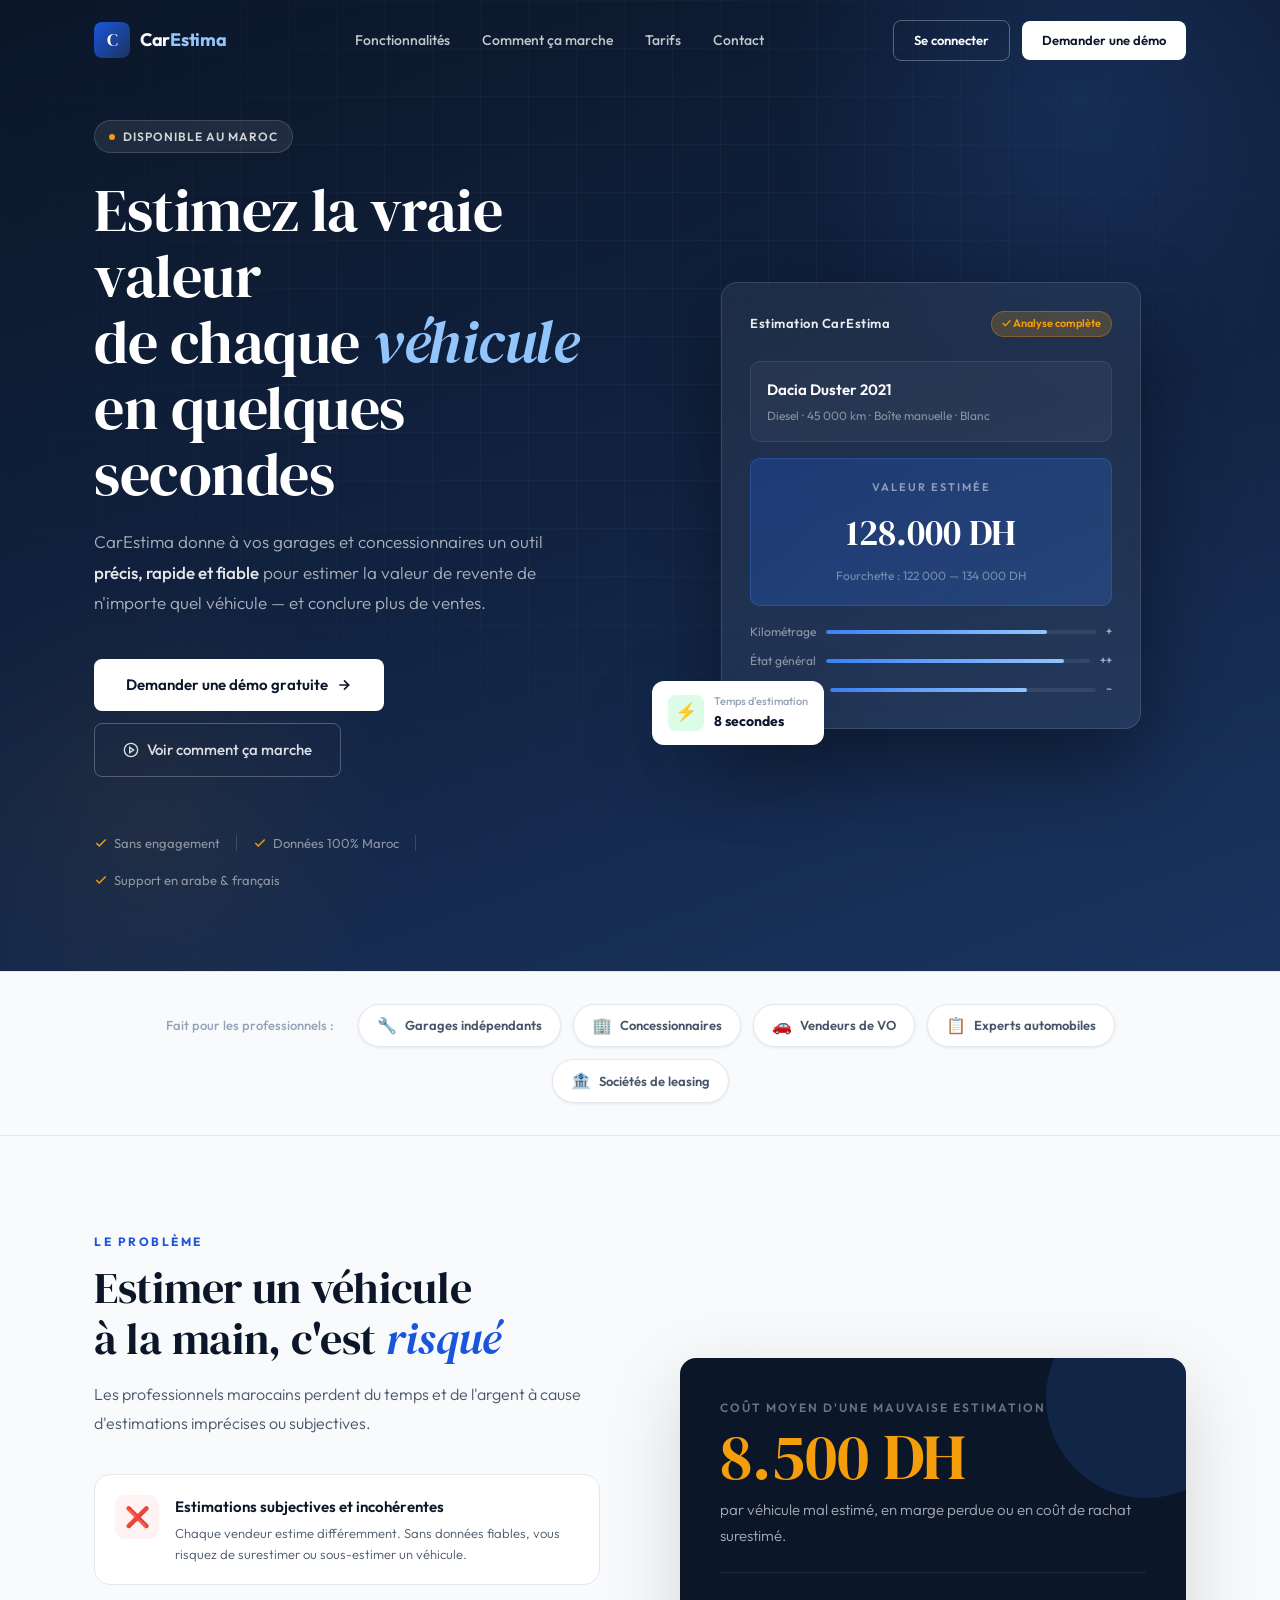
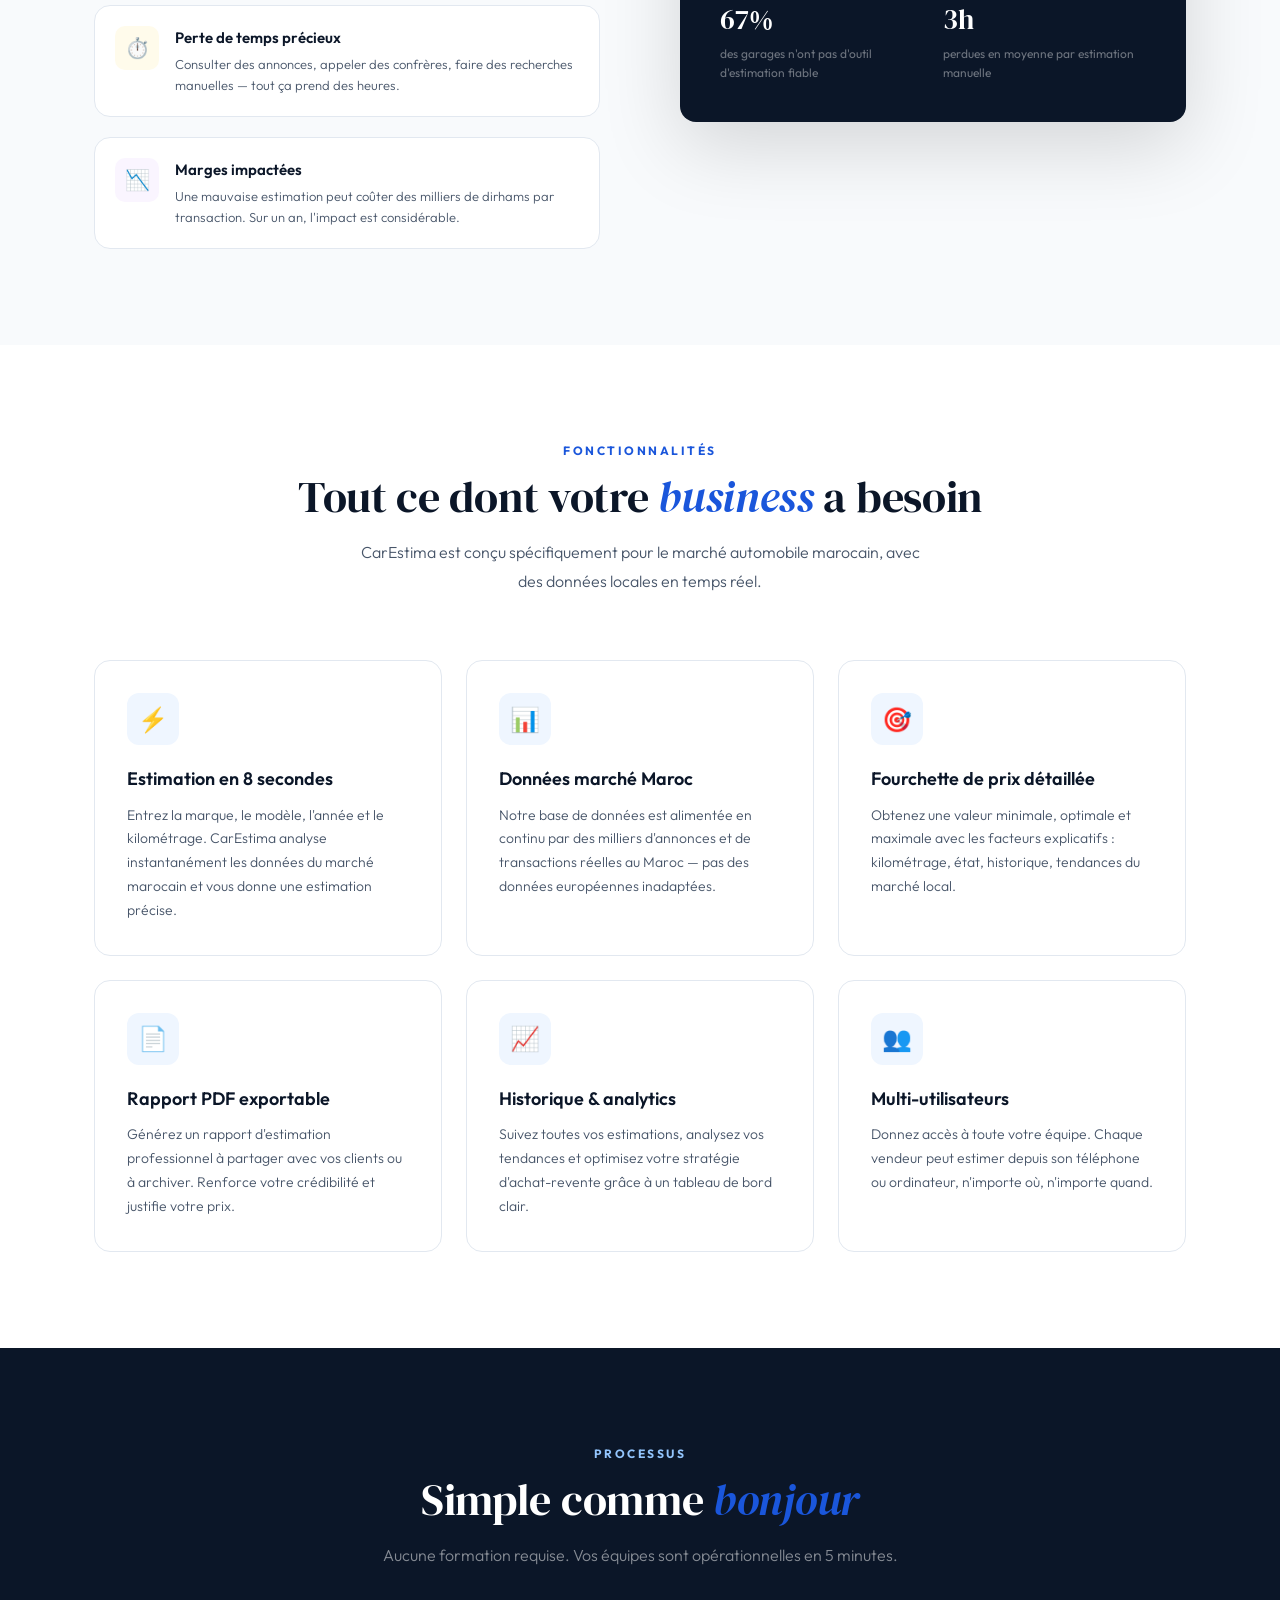
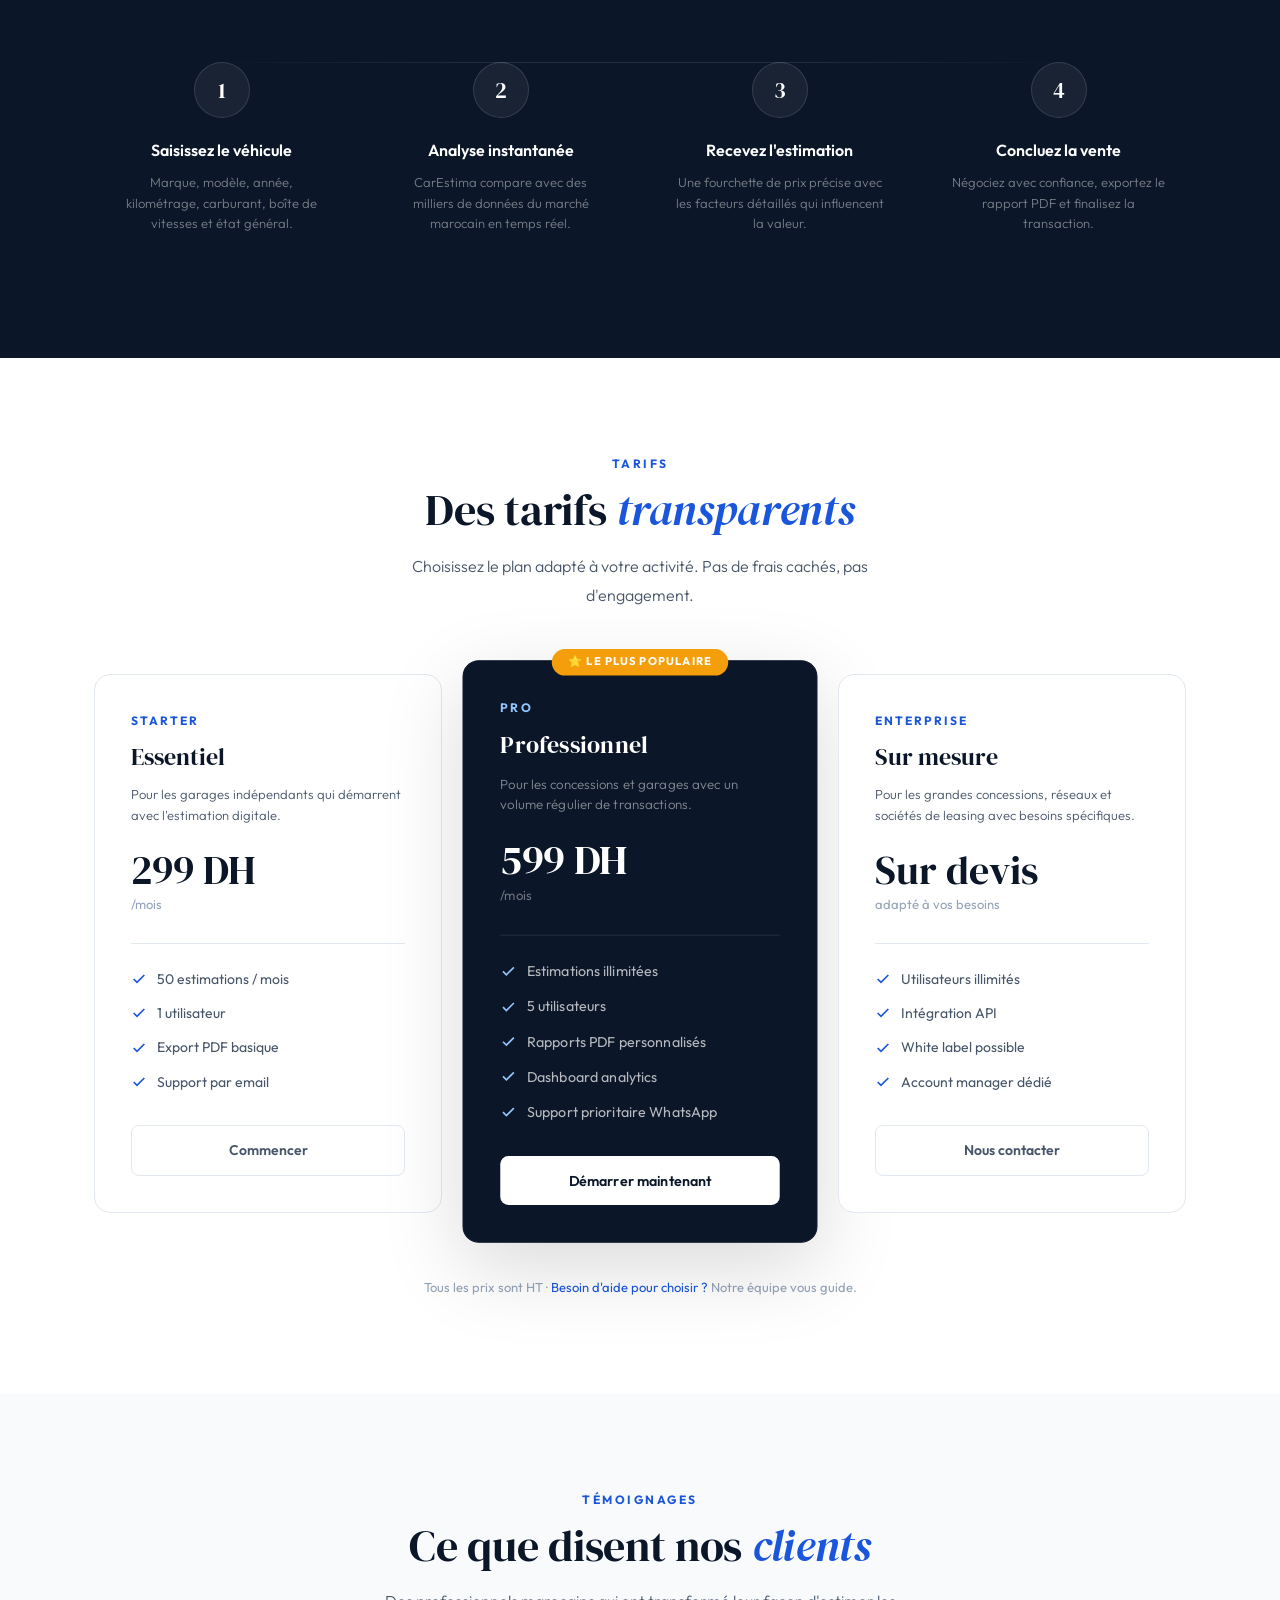
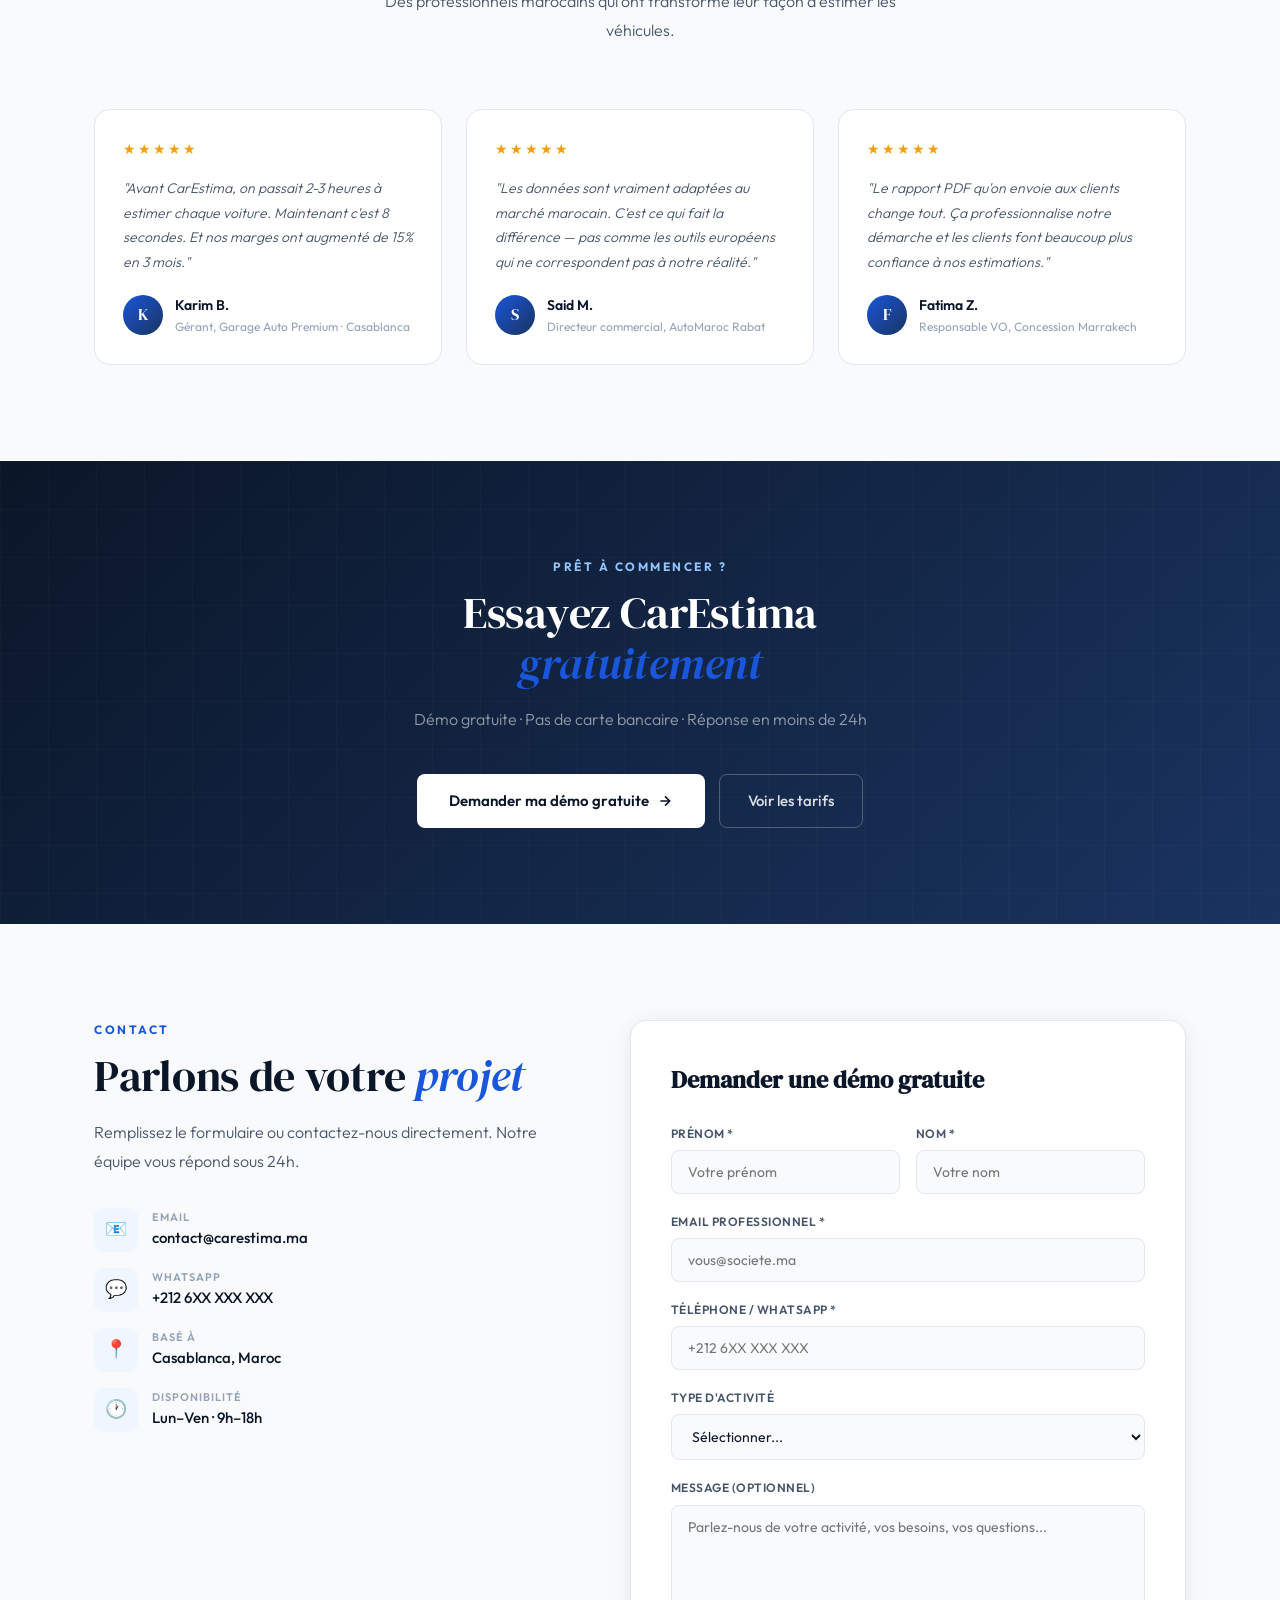
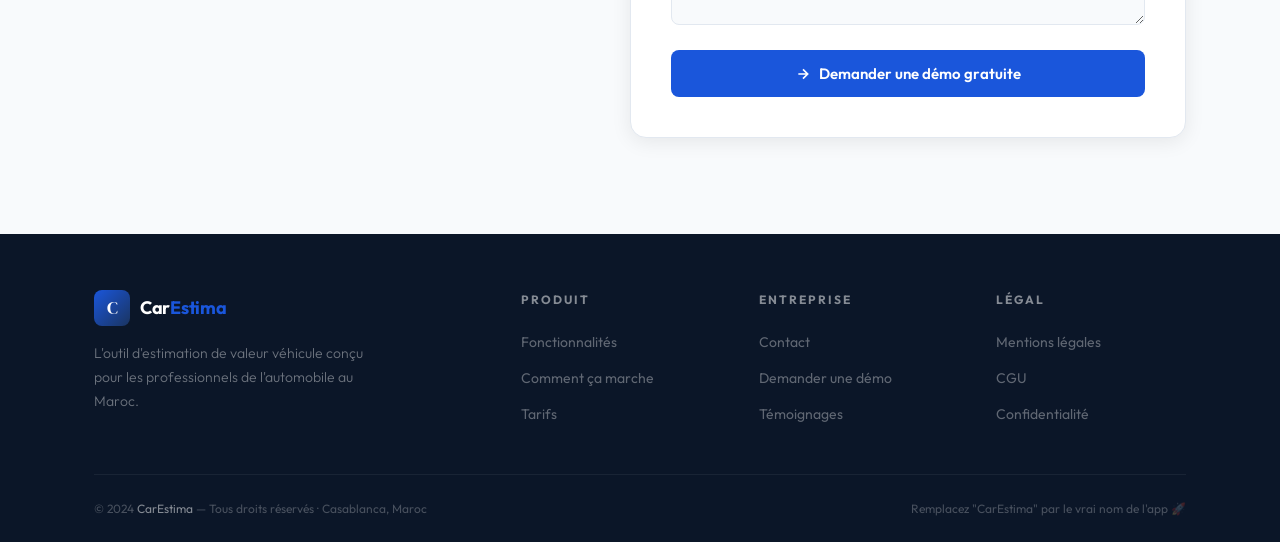
<file: index.html>
<!DOCTYPE html>
<html lang="fr">
<head>
  <meta charset="UTF-8">
  <meta name="viewport" content="width=device-width, initial-scale=1.0">
  <title>CarEstima — L'estimation de voiture intelligente pour les professionnels</title>
  <meta name="description" content="CarEstima aide les garages et concessionnaires du Maroc à estimer la valeur exacte de chaque véhicule en quelques secondes. Précis, rapide, fiable.">
  <meta property="og:title" content="CarEstima — Estimation auto professionnelle">
  <meta property="og:description" content="L'outil d'estimation de valeur véhicule pour les garages et concessionnaires au Maroc.">
  <meta property="og:type" content="website">
  <link rel="icon" href="data:image/svg+xml,<svg xmlns='http://www.w3.org/2000/svg' viewBox='0 0 100 100'><text y='.9em' font-size='90'>🚗</text></svg>">
  <link rel="stylesheet" href="css/style.css">
</head>
<body>

<div id="progress"></div>

<!-- ══════════════════════════════════
     NAVBAR
══════════════════════════════════ -->
<nav class="navbar">
  <div class="container">
    <div class="navbar-inner">
      <a href="#" class="nav-logo">
        <div class="nav-logo-mark">C</div>
        <div class="nav-logo-text">Car<span>Estima</span></div>
      </a>
      <div class="nav-links">
        <a href="#features">Fonctionnalités</a>
        <a href="#how">Comment ça marche</a>
        <a href="#pricing">Tarifs</a>
        <a href="#contact">Contact</a>
      </div>
      <div class="nav-cta">
        <a href="#contact" class="btn-nav-outline">Se connecter</a>
        <a href="#contact" class="btn-nav-primary">Demander une démo</a>
      </div>
      <button class="burger" id="burger" aria-label="Menu">
        <span></span><span></span><span></span>
      </button>
    </div>
  </div>
</nav>

<!-- Mobile Menu -->
<div class="mobile-menu" id="mobileMenu">
  <a href="#features">Fonctionnalités</a>
  <a href="#how">Comment ça marche</a>
  <a href="#pricing">Tarifs</a>
  <a href="#contact">Contact</a>
  <a href="#contact" style="color:var(--blue);font-weight:600">→ Demander une démo</a>
</div>

<!-- ══════════════════════════════════
     HERO
══════════════════════════════════ -->
<section id="home" class="hero">
  <div class="hero-grid-overlay"></div>
  <div class="hero-glow"></div>
  <div class="hero-glow-2"></div>
  <div class="container">
    <div class="hero-inner">

      <!-- Left -->
      <div>
        <div class="hero-badge">
          <div class="hero-badge-dot"></div>
          Disponible au Maroc
        </div>
        <h1 class="hero-title">
          Estimez la vraie valeur<br>
          de chaque <em>véhicule</em><br>
          en quelques secondes
        </h1>
        <p class="hero-sub">
          CarEstima donne à vos garages et concessionnaires un outil <strong>précis, rapide et fiable</strong> pour estimer la valeur de revente de n'importe quel véhicule — et conclure plus de ventes.
        </p>
        <div class="hero-btns">
          <a href="#contact" class="btn-hero-primary">
            Demander une démo gratuite
            <svg width="16" height="16" fill="none" stroke="currentColor" stroke-width="2.5" viewBox="0 0 24 24"><path d="M5 12h14M12 5l7 7-7 7"/></svg>
          </a>
          <a href="#how" class="btn-hero-secondary">
            <svg width="16" height="16" fill="none" stroke="currentColor" stroke-width="2" viewBox="0 0 24 24"><circle cx="12" cy="12" r="10"/><polygon points="10 8 16 12 10 16 10 8"/></svg>
            Voir comment ça marche
          </a>
        </div>
        <div class="hero-trust">
          <div class="trust-item">
            <svg width="14" height="14" fill="none" stroke="currentColor" stroke-width="2.5" viewBox="0 0 24 24"><polyline points="20 6 9 17 4 12"/></svg>
            Sans engagement
          </div>
          <div class="trust-divider"></div>
          <div class="trust-item">
            <svg width="14" height="14" fill="none" stroke="currentColor" stroke-width="2.5" viewBox="0 0 24 24"><polyline points="20 6 9 17 4 12"/></svg>
            Données 100% Maroc
          </div>
          <div class="trust-divider"></div>
          <div class="trust-item">
            <svg width="14" height="14" fill="none" stroke="currentColor" stroke-width="2.5" viewBox="0 0 24 24"><polyline points="20 6 9 17 4 12"/></svg>
            Support en arabe & français
          </div>
        </div>
      </div>

      <!-- Right: Mockup -->
      <div class="hero-mockup">
        <div class="mockup-card">
          <div class="mockup-header">
            <div class="mockup-title">Estimation CarEstima</div>
            <div class="mockup-badge">✓ Analyse complète</div>
          </div>
          <div class="mockup-car">
            <div class="mockup-car-name">Dacia Duster 2021</div>
            <div class="mockup-car-details">Diesel · 45 000 km · Boîte manuelle · Blanc</div>
          </div>
          <div class="mockup-result">
            <div class="mockup-result-label">Valeur estimée</div>
            <div class="mockup-result-price" data-target="128000" data-suffix=" DH">0 DH</div>
            <div class="mockup-result-range">Fourchette : 122 000 — 134 000 DH</div>
          </div>
          <div class="mockup-factors">
            <div class="mockup-factor">
              <span class="mockup-factor-label">Kilométrage</span>
              <div class="mockup-factor-bar"><div class="mockup-factor-fill" data-width="82%" style="width:0"></div></div>
              <span class="mockup-factor-val">+</span>
            </div>
            <div class="mockup-factor">
              <span class="mockup-factor-label">État général</span>
              <div class="mockup-factor-bar"><div class="mockup-factor-fill" data-width="90%" style="width:0"></div></div>
              <span class="mockup-factor-val">++</span>
            </div>
            <div class="mockup-factor">
              <span class="mockup-factor-label">Marché local</span>
              <div class="mockup-factor-bar"><div class="mockup-factor-fill" data-width="74%" style="width:0"></div></div>
              <span class="mockup-factor-val">~</span>
            </div>
          </div>
        </div>
        <div class="mockup-floating-badge">
          <div class="fb-icon">⚡</div>
          <div>
            <div class="fb-label">Temps d'estimation</div>
            <div class="fb-value">8 secondes</div>
          </div>
        </div>
      </div>

    </div>
  </div>
</section>

<!-- ══════════════════════════════════
     LOGOS BAND
══════════════════════════════════ -->
<div class="logos-band">
  <div class="container">
    <div class="logos-band-inner">
      <span class="logos-label">Fait pour les professionnels :</span>
      <div class="logo-pill"><span>🔧</span> Garages indépendants</div>
      <div class="logo-pill"><span>🏢</span> Concessionnaires</div>
      <div class="logo-pill"><span>🚗</span> Vendeurs de VO</div>
      <div class="logo-pill"><span>📋</span> Experts automobiles</div>
      <div class="logo-pill"><span>🏦</span> Sociétés de leasing</div>
    </div>
  </div>
</div>

<!-- ══════════════════════════════════
     PROBLEM SECTION
══════════════════════════════════ -->
<section id="problem" class="problem-section">
  <div class="container">
    <div class="problem-grid">
      <div>
        <div class="section-tag">Le problème</div>
        <h2 class="section-title">Estimer un véhicule<br>à la main, c'est <em>risqué</em></h2>
        <p class="section-sub">Les professionnels marocains perdent du temps et de l'argent à cause d'estimations imprécises ou subjectives.</p>
        <div class="problem-points">
          <div class="problem-point">
            <div class="pp-icon pp-icon-red">❌</div>
            <div>
              <div class="pp-title">Estimations subjectives et incohérentes</div>
              <div class="pp-text">Chaque vendeur estime différemment. Sans données fiables, vous risquez de surestimer ou sous-estimer un véhicule.</div>
            </div>
          </div>
          <div class="problem-point">
            <div class="pp-icon pp-icon-amber">⏱️</div>
            <div>
              <div class="pp-title">Perte de temps précieux</div>
              <div class="pp-text">Consulter des annonces, appeler des confrères, faire des recherches manuelles — tout ça prend des heures.</div>
            </div>
          </div>
          <div class="problem-point">
            <div class="pp-icon pp-icon-purple">📉</div>
            <div>
              <div class="pp-title">Marges impactées</div>
              <div class="pp-text">Une mauvaise estimation peut coûter des milliers de dirhams par transaction. Sur un an, l'impact est considérable.</div>
            </div>
          </div>
        </div>
      </div>
      <div class="problem-visual">
        <div class="problem-stat-card">
          <div class="psc-label">Coût moyen d'une mauvaise estimation</div>
          <div class="psc-num" data-target="8500" data-suffix=" DH">0 DH</div>
          <div class="psc-text">par véhicule mal estimé, en marge perdue ou en coût de rachat surestimé.</div>
          <div class="psc-divider"></div>
          <div class="psc-sub-stats">
            <div>
              <div class="psc-sub-num" data-target="67" data-suffix="%">0%</div>
              <div class="psc-sub-label">des garages n'ont pas d'outil d'estimation fiable</div>
            </div>
            <div>
              <div class="psc-sub-num" data-target="3" data-suffix="h">0h</div>
              <div class="psc-sub-label">perdues en moyenne par estimation manuelle</div>
            </div>
          </div>
        </div>
      </div>
    </div>
  </div>
</section>

<!-- ══════════════════════════════════
     FEATURES
══════════════════════════════════ -->
<section id="features">
  <div class="container">
    <div class="section-header">
      <div class="section-tag">Fonctionnalités</div>
      <h2 class="section-title">Tout ce dont votre <em>business</em> a besoin</h2>
      <p class="section-sub">CarEstima est conçu spécifiquement pour le marché automobile marocain, avec des données locales en temps réel.</p>
    </div>
    <div class="features-grid">
      <div class="feature-card">
        <div class="feature-icon">⚡</div>
        <div class="feature-title">Estimation en 8 secondes</div>
        <div class="feature-text">Entrez la marque, le modèle, l'année et le kilométrage. CarEstima analyse instantanément les données du marché marocain et vous donne une estimation précise.</div>
      </div>
      <div class="feature-card">
        <div class="feature-icon">📊</div>
        <div class="feature-title">Données marché Maroc</div>
        <div class="feature-text">Notre base de données est alimentée en continu par des milliers d'annonces et de transactions réelles au Maroc — pas des données européennes inadaptées.</div>
      </div>
      <div class="feature-card">
        <div class="feature-icon">🎯</div>
        <div class="feature-title">Fourchette de prix détaillée</div>
        <div class="feature-text">Obtenez une valeur minimale, optimale et maximale avec les facteurs explicatifs : kilométrage, état, historique, tendances du marché local.</div>
      </div>
      <div class="feature-card">
        <div class="feature-icon">📄</div>
        <div class="feature-title">Rapport PDF exportable</div>
        <div class="feature-text">Générez un rapport d'estimation professionnel à partager avec vos clients ou à archiver. Renforce votre crédibilité et justifie votre prix.</div>
      </div>
      <div class="feature-card">
        <div class="feature-icon">📈</div>
        <div class="feature-title">Historique & analytics</div>
        <div class="feature-text">Suivez toutes vos estimations, analysez vos tendances et optimisez votre stratégie d'achat-revente grâce à un tableau de bord clair.</div>
      </div>
      <div class="feature-card">
        <div class="feature-icon">👥</div>
        <div class="feature-title">Multi-utilisateurs</div>
        <div class="feature-text">Donnez accès à toute votre équipe. Chaque vendeur peut estimer depuis son téléphone ou ordinateur, n'importe où, n'importe quand.</div>
      </div>
    </div>
  </div>
</section>

<!-- ══════════════════════════════════
     HOW IT WORKS
══════════════════════════════════ -->
<section id="how" class="how-section">
  <div class="container">
    <div class="section-header">
      <div class="section-tag">Processus</div>
      <h2 class="section-title">Simple comme <em>bonjour</em></h2>
      <p class="section-sub">Aucune formation requise. Vos équipes sont opérationnelles en 5 minutes.</p>
    </div>
    <div class="steps-grid">
      <div class="step-card">
        <div class="step-num">1</div>
        <div class="step-title">Saisissez le véhicule</div>
        <div class="step-text">Marque, modèle, année, kilométrage, carburant, boîte de vitesses et état général.</div>
      </div>
      <div class="step-card">
        <div class="step-num">2</div>
        <div class="step-title">Analyse instantanée</div>
        <div class="step-text">CarEstima compare avec des milliers de données du marché marocain en temps réel.</div>
      </div>
      <div class="step-card">
        <div class="step-num">3</div>
        <div class="step-title">Recevez l'estimation</div>
        <div class="step-text">Une fourchette de prix précise avec les facteurs détaillés qui influencent la valeur.</div>
      </div>
      <div class="step-card">
        <div class="step-num">4</div>
        <div class="step-title">Concluez la vente</div>
        <div class="step-text">Négociez avec confiance, exportez le rapport PDF et finalisez la transaction.</div>
      </div>
    </div>
  </div>
</section>

<!-- ══════════════════════════════════
     PRICING
══════════════════════════════════ -->
<section id="pricing">
  <div class="container">
    <div class="section-header">
      <div class="section-tag">Tarifs</div>
      <h2 class="section-title">Des tarifs <em>transparents</em></h2>
      <p class="section-sub">Choisissez le plan adapté à votre activité. Pas de frais cachés, pas d'engagement.</p>
    </div>
    <div class="pricing-grid">

      <div class="pricing-card">
        <div class="pricing-plan">Starter</div>
        <div class="pricing-name">Essentiel</div>
        <div class="pricing-desc">Pour les garages indépendants qui démarrent avec l'estimation digitale.</div>
        <div class="pricing-price">
          <div class="pricing-amount" data-monthly="299" data-annual="249">299 DH</div>
          <div class="pricing-period">/mois</div>
        </div>
        <div class="pricing-divider"></div>
        <div class="pricing-features">
          <div class="pricing-feature">
            <svg width="16" height="16" fill="none" stroke="currentColor" stroke-width="2.5" viewBox="0 0 24 24"><polyline points="20 6 9 17 4 12"/></svg>
            50 estimations / mois
          </div>
          <div class="pricing-feature">
            <svg width="16" height="16" fill="none" stroke="currentColor" stroke-width="2.5" viewBox="0 0 24 24"><polyline points="20 6 9 17 4 12"/></svg>
            1 utilisateur
          </div>
          <div class="pricing-feature">
            <svg width="16" height="16" fill="none" stroke="currentColor" stroke-width="2.5" viewBox="0 0 24 24"><polyline points="20 6 9 17 4 12"/></svg>
            Export PDF basique
          </div>
          <div class="pricing-feature">
            <svg width="16" height="16" fill="none" stroke="currentColor" stroke-width="2.5" viewBox="0 0 24 24"><polyline points="20 6 9 17 4 12"/></svg>
            Support par email
          </div>
        </div>
        <a href="#contact" class="btn-pricing-outline">Commencer</a>
      </div>

      <div class="pricing-card featured">
        <div class="pricing-featured-badge">⭐ Le plus populaire</div>
        <div class="pricing-plan">Pro</div>
        <div class="pricing-name">Professionnel</div>
        <div class="pricing-desc">Pour les concessions et garages avec un volume régulier de transactions.</div>
        <div class="pricing-price">
          <div class="pricing-amount" data-monthly="599" data-annual="499">599 DH</div>
          <div class="pricing-period">/mois</div>
        </div>
        <div class="pricing-divider"></div>
        <div class="pricing-features">
          <div class="pricing-feature">
            <svg width="16" height="16" fill="none" stroke="currentColor" stroke-width="2.5" viewBox="0 0 24 24"><polyline points="20 6 9 17 4 12"/></svg>
            Estimations illimitées
          </div>
          <div class="pricing-feature">
            <svg width="16" height="16" fill="none" stroke="currentColor" stroke-width="2.5" viewBox="0 0 24 24"><polyline points="20 6 9 17 4 12"/></svg>
            5 utilisateurs
          </div>
          <div class="pricing-feature">
            <svg width="16" height="16" fill="none" stroke="currentColor" stroke-width="2.5" viewBox="0 0 24 24"><polyline points="20 6 9 17 4 12"/></svg>
            Rapports PDF personnalisés
          </div>
          <div class="pricing-feature">
            <svg width="16" height="16" fill="none" stroke="currentColor" stroke-width="2.5" viewBox="0 0 24 24"><polyline points="20 6 9 17 4 12"/></svg>
            Dashboard analytics
          </div>
          <div class="pricing-feature">
            <svg width="16" height="16" fill="none" stroke="currentColor" stroke-width="2.5" viewBox="0 0 24 24"><polyline points="20 6 9 17 4 12"/></svg>
            Support prioritaire WhatsApp
          </div>
        </div>
        <a href="#contact" class="btn-pricing-white">Démarrer maintenant</a>
      </div>

      <div class="pricing-card">
        <div class="pricing-plan">Enterprise</div>
        <div class="pricing-name">Sur mesure</div>
        <div class="pricing-desc">Pour les grandes concessions, réseaux et sociétés de leasing avec besoins spécifiques.</div>
        <div class="pricing-price">
          <div class="pricing-amount">Sur devis</div>
          <div class="pricing-period">adapté à vos besoins</div>
        </div>
        <div class="pricing-divider"></div>
        <div class="pricing-features">
          <div class="pricing-feature">
            <svg width="16" height="16" fill="none" stroke="currentColor" stroke-width="2.5" viewBox="0 0 24 24"><polyline points="20 6 9 17 4 12"/></svg>
            Utilisateurs illimités
          </div>
          <div class="pricing-feature">
            <svg width="16" height="16" fill="none" stroke="currentColor" stroke-width="2.5" viewBox="0 0 24 24"><polyline points="20 6 9 17 4 12"/></svg>
            Intégration API
          </div>
          <div class="pricing-feature">
            <svg width="16" height="16" fill="none" stroke="currentColor" stroke-width="2.5" viewBox="0 0 24 24"><polyline points="20 6 9 17 4 12"/></svg>
            White label possible
          </div>
          <div class="pricing-feature">
            <svg width="16" height="16" fill="none" stroke="currentColor" stroke-width="2.5" viewBox="0 0 24 24"><polyline points="20 6 9 17 4 12"/></svg>
            Account manager dédié
          </div>
        </div>
        <a href="#contact" class="btn-pricing-outline">Nous contacter</a>
      </div>

    </div>
    <p class="pricing-note">Tous les prix sont HT · <a href="#contact">Besoin d'aide pour choisir ?</a> Notre équipe vous guide.</p>
  </div>
</section>

<!-- ══════════════════════════════════
     TESTIMONIALS
══════════════════════════════════ -->
<section id="testimonials" class="testimonials-section">
  <div class="container">
    <div class="section-header">
      <div class="section-tag">Témoignages</div>
      <h2 class="section-title">Ce que disent nos <em>clients</em></h2>
      <p class="section-sub">Des professionnels marocains qui ont transformé leur façon d'estimer les véhicules.</p>
    </div>
    <div class="testimonials-grid">
      <div class="testimonial-card">
        <div class="testimonial-stars">
          <span class="star">★</span><span class="star">★</span><span class="star">★</span><span class="star">★</span><span class="star">★</span>
        </div>
        <p class="testimonial-text">"Avant CarEstima, on passait 2-3 heures à estimer chaque voiture. Maintenant c'est 8 secondes. Et nos marges ont augmenté de 15% en 3 mois."</p>
        <div class="testimonial-author">
          <div class="author-avatar">K</div>
          <div>
            <div class="author-name">Karim B.</div>
            <div class="author-role">Gérant, Garage Auto Premium · Casablanca</div>
          </div>
        </div>
      </div>
      <div class="testimonial-card">
        <div class="testimonial-stars">
          <span class="star">★</span><span class="star">★</span><span class="star">★</span><span class="star">★</span><span class="star">★</span>
        </div>
        <p class="testimonial-text">"Les données sont vraiment adaptées au marché marocain. C'est ce qui fait la différence — pas comme les outils européens qui ne correspondent pas à notre réalité."</p>
        <div class="testimonial-author">
          <div class="author-avatar">S</div>
          <div>
            <div class="author-name">Said M.</div>
            <div class="author-role">Directeur commercial, AutoMaroc Rabat</div>
          </div>
        </div>
      </div>
      <div class="testimonial-card">
        <div class="testimonial-stars">
          <span class="star">★</span><span class="star">★</span><span class="star">★</span><span class="star">★</span><span class="star">★</span>
        </div>
        <p class="testimonial-text">"Le rapport PDF qu'on envoie aux clients change tout. Ça professionnalise notre démarche et les clients font beaucoup plus confiance à nos estimations."</p>
        <div class="testimonial-author">
          <div class="author-avatar">F</div>
          <div>
            <div class="author-name">Fatima Z.</div>
            <div class="author-role">Responsable VO, Concession Marrakech</div>
          </div>
        </div>
      </div>
    </div>
  </div>
</section>

<!-- ══════════════════════════════════
     CTA SECTION
══════════════════════════════════ -->
<section class="cta-section">
  <div class="container">
    <div class="cta-inner">
      <div class="section-tag" style="color:#93c5fd;margin-bottom:12px">Prêt à commencer ?</div>
      <h2 class="section-title">Essayez CarEstima<br><em>gratuitement</em></h2>
      <p class="section-sub">Démo gratuite · Pas de carte bancaire · Réponse en moins de 24h</p>
      <div class="cta-btns">
        <a href="#contact" class="btn-hero-primary">
          Demander ma démo gratuite
          <svg width="16" height="16" fill="none" stroke="currentColor" stroke-width="2.5" viewBox="0 0 24 24"><path d="M5 12h14M12 5l7 7-7 7"/></svg>
        </a>
        <a href="#pricing" class="btn-hero-secondary">Voir les tarifs</a>
      </div>
    </div>
  </div>
</section>

<!-- ══════════════════════════════════
     CONTACT
══════════════════════════════════ -->
<section id="contact" class="contact-section">
  <div class="container">
    <div class="contact-grid">

      <div class="contact-info">
        <div class="section-tag">Contact</div>
        <h2 class="section-title">Parlons de votre <em>projet</em></h2>
        <p class="section-sub">Remplissez le formulaire ou contactez-nous directement. Notre équipe vous répond sous 24h.</p>
        <div class="contact-items">
          <div class="contact-item">
            <div class="ci-icon">📧</div>
            <div>
              <div class="ci-label">Email</div>
              <div class="ci-value">contact@carestima.ma</div>
            </div>
          </div>
          <div class="contact-item">
            <div class="ci-icon">💬</div>
            <div>
              <div class="ci-label">WhatsApp</div>
              <div class="ci-value">+212 6XX XXX XXX</div>
            </div>
          </div>
          <div class="contact-item">
            <div class="ci-icon">📍</div>
            <div>
              <div class="ci-label">Basé à</div>
              <div class="ci-value">Casablanca, Maroc</div>
            </div>
          </div>
          <div class="contact-item">
            <div class="ci-icon">🕐</div>
            <div>
              <div class="ci-label">Disponibilité</div>
              <div class="ci-value">Lun–Ven · 9h–18h</div>
            </div>
          </div>
        </div>
      </div>

      <div class="contact-form">
        <h3>Demander une démo gratuite</h3>
        <form id="contactForm">
          <div class="form-row">
            <div class="form-group">
              <label>Prénom *</label>
              <input type="text" name="prenom" placeholder="Votre prénom" required>
            </div>
            <div class="form-group">
              <label>Nom *</label>
              <input type="text" name="nom" placeholder="Votre nom" required>
            </div>
          </div>
          <div class="form-group">
            <label>Email professionnel *</label>
            <input type="email" name="email" placeholder="vous@societe.ma" required>
          </div>
          <div class="form-group">
            <label>Téléphone / WhatsApp *</label>
            <input type="tel" name="tel" placeholder="+212 6XX XXX XXX" required>
          </div>
          <div class="form-group">
            <label>Type d'activité</label>
            <select name="activite">
              <option value="">Sélectionner...</option>
              <option>Garage indépendant</option>
              <option>Concessionnaire automobile</option>
              <option>Vendeur de véhicules d'occasion</option>
              <option>Expert automobile</option>
              <option>Société de leasing</option>
              <option>Autre</option>
            </select>
          </div>
          <div class="form-group">
            <label>Message (optionnel)</label>
            <textarea name="message" placeholder="Parlez-nous de votre activité, vos besoins, vos questions..."></textarea>
          </div>
          <button type="submit" class="btn-submit">
            <svg width="16" height="16" fill="none" stroke="currentColor" stroke-width="2.5" viewBox="0 0 24 24"><path d="M5 12h14M12 5l7 7-7 7"/></svg>
            Demander une démo gratuite
          </button>
          <div class="form-success" id="formSuccess">
            ✅ Votre demande a été envoyée ! Nous vous contactons sous 24h.
          </div>
        </form>
      </div>

    </div>
  </div>
</section>

<!-- ══════════════════════════════════
     FOOTER
══════════════════════════════════ -->
<footer>
  <div class="container">
    <div class="footer-grid">
      <div class="footer-brand">
        <a href="#" class="nav-logo" style="display:inline-flex">
          <div class="nav-logo-mark">C</div>
          <div class="nav-logo-text" style="color:white">Car<span>Estima</span></div>
        </a>
        <p>L'outil d'estimation de valeur véhicule conçu pour les professionnels de l'automobile au Maroc.</p>
      </div>
      <div class="footer-col">
        <h4>Produit</h4>
        <ul>
          <li><a href="#features">Fonctionnalités</a></li>
          <li><a href="#how">Comment ça marche</a></li>
          <li><a href="#pricing">Tarifs</a></li>
        </ul>
      </div>
      <div class="footer-col">
        <h4>Entreprise</h4>
        <ul>
          <li><a href="#contact">Contact</a></li>
          <li><a href="#contact">Demander une démo</a></li>
          <li><a href="#testimonials">Témoignages</a></li>
        </ul>
      </div>
      <div class="footer-col">
        <h4>Légal</h4>
        <ul>
          <li><a href="#">Mentions légales</a></li>
          <li><a href="#">CGU</a></li>
          <li><a href="#">Confidentialité</a></li>
        </ul>
      </div>
    </div>
    <div class="footer-bottom">
      <p>© 2024 <span>CarEstima</span> — Tous droits réservés · Casablanca, Maroc</p>
      <p>Remplacez "CarEstima" par le vrai nom de l'app 🚀</p>
    </div>
  </div>
</footer>

<script src="js/app.js"></script>
</body>
</html>
</file>
<file: css/style.css>
/* ============================================
   CarEstima — B2B Landing Page
   style.css
   ============================================ */

@import url('https://fonts.googleapis.com/css2?family=DM+Serif+Display:ital@0;1&family=Outfit:wght@300;400;500;600;700&display=swap');

/* ── VARIABLES ── */
:root {
  --navy:       #0b1628;
  --navy2:      #112240;
  --navy3:      #1a3460;
  --blue:       #1a56db;
  --blue-light: #3b82f6;
  --blue-pale:  #eff6ff;
  --accent:     #f59e0b;
  --white:      #ffffff;
  --gray-50:    #f8fafc;
  --gray-100:   #f1f5f9;
  --gray-200:   #e2e8f0;
  --gray-400:   #94a3b8;
  --gray-600:   #475569;
  --gray-800:   #1e293b;
  --text:       #0f172a;
  --font-serif: 'DM Serif Display', Georgia, serif;
  --font-sans:  'Outfit', sans-serif;
  --shadow-sm:  0 1px 3px rgba(0,0,0,0.08);
  --shadow:     0 4px 20px rgba(0,0,0,0.08);
  --shadow-lg:  0 12px 48px rgba(0,0,0,0.12);
  --shadow-xl:  0 24px 80px rgba(0,0,0,0.15);
  --radius:     8px;
  --radius-lg:  16px;
}

/* ── RESET ── */
*, *::before, *::after { box-sizing: border-box; margin: 0; padding: 0; }
html { scroll-behavior: smooth; font-size: 16px; }
body { font-family: var(--font-sans); color: var(--text); background: var(--white); overflow-x: hidden; line-height: 1.6; -webkit-font-smoothing: antialiased; }
a { text-decoration: none; color: inherit; }
img { max-width: 100%; display: block; }
ul { list-style: none; }

/* ── UTILITIES ── */
.container { max-width: 1140px; margin: 0 auto; padding: 0 24px; }
.sr-only { position: absolute; width: 1px; height: 1px; overflow: hidden; clip: rect(0,0,0,0); }

/* ── SCROLL PROGRESS ── */
#progress { position: fixed; top: 0; left: 0; height: 3px; background: linear-gradient(90deg, var(--blue), var(--accent)); z-index: 300; width: 0; transition: width .1s; }

/* ── NAVBAR ── */
.navbar {
  position: fixed; top: 0; left: 0; right: 0; z-index: 200;
  padding: 20px 0; transition: all .35s;
}
.navbar.scrolled {
  background: rgba(255,255,255,.97);
  backdrop-filter: blur(16px);
  padding: 14px 0;
  box-shadow: 0 1px 0 var(--gray-200), var(--shadow-sm);
}
.navbar-inner { display: flex; align-items: center; justify-content: space-between; }
.nav-logo { display: flex; align-items: center; gap: 10px; }
.nav-logo-mark {
  width: 36px; height: 36px; border-radius: 8px;
  background: linear-gradient(135deg, var(--blue), var(--navy3));
  display: flex; align-items: center; justify-content: center;
  font-family: var(--font-serif); font-size: 18px; color: var(--white); font-weight: 400;
}
.nav-logo-text { font-size: 18px; font-weight: 700; color: var(--navy); letter-spacing: -.3px; }
.nav-logo-text span { color: var(--blue); }
.nav-links { display: flex; align-items: center; gap: 32px; }
.nav-links a { font-size: 14px; font-weight: 500; color: var(--gray-600); transition: color .2s; }
.nav-links a:hover { color: var(--navy); }
.navbar:not(.scrolled) .nav-links a { color: rgba(255,255,255,.75); }
.navbar:not(.scrolled) .nav-links a:hover { color: var(--white); }
.navbar:not(.scrolled) .nav-logo-text { color: var(--white); }
.navbar:not(.scrolled) .nav-logo-text span { color: #93c5fd; }
.nav-cta { display: flex; align-items: center; gap: 12px; }
.btn-nav-outline {
  font-size: 13px; font-weight: 600; padding: 9px 20px; border-radius: var(--radius);
  border: 1.5px solid rgba(255,255,255,.3); color: var(--white); transition: all .2s;
}
.btn-nav-outline:hover { background: rgba(255,255,255,.1); border-color: rgba(255,255,255,.6); }
.navbar.scrolled .btn-nav-outline { border-color: var(--gray-200); color: var(--gray-600); }
.navbar.scrolled .btn-nav-outline:hover { border-color: var(--blue); color: var(--blue); background: var(--blue-pale); }
.btn-nav-primary {
  font-size: 13px; font-weight: 600; padding: 9px 20px; border-radius: var(--radius);
  background: var(--white); color: var(--navy); transition: all .2s;
}
.btn-nav-primary:hover { background: var(--blue-pale); color: var(--blue); transform: translateY(-1px); }
.navbar.scrolled .btn-nav-primary { background: var(--blue); color: var(--white); }
.navbar.scrolled .btn-nav-primary:hover { background: #1749c0; box-shadow: 0 4px 16px rgba(26,86,219,.3); }
.burger { display: none; flex-direction: column; gap: 5px; cursor: pointer; background: none; border: none; padding: 4px; }
.burger span { display: block; width: 22px; height: 2px; background: var(--white); border-radius: 2px; transition: all .25s; }
.navbar.scrolled .burger span { background: var(--navy); }
.burger.open span:nth-child(1) { transform: translateY(7px) rotate(45deg); }
.burger.open span:nth-child(2) { opacity: 0; }
.burger.open span:nth-child(3) { transform: translateY(-7px) rotate(-45deg); }
.mobile-menu {
  display: none; position: fixed; top: 64px; left: 0; right: 0;
  background: var(--white); border-bottom: 1px solid var(--gray-200);
  padding: 20px 24px; z-index: 199; flex-direction: column; gap: 4px;
  box-shadow: var(--shadow-lg);
}
.mobile-menu.open { display: flex; }
.mobile-menu a { font-size: 15px; font-weight: 500; color: var(--gray-600); padding: 10px 0; border-bottom: 1px solid var(--gray-100); }
.mobile-menu a:last-child { border-bottom: none; }

/* ── HERO ── */
.hero {
  min-height: 100vh; display: flex; align-items: center;
  background: linear-gradient(160deg, var(--navy) 0%, var(--navy2) 50%, var(--navy3) 100%);
  padding: 120px 0 80px; position: relative; overflow: hidden;
}
.hero-grid-overlay {
  position: absolute; inset: 0; pointer-events: none;
  background-image:
    linear-gradient(rgba(255,255,255,.03) 1px, transparent 1px),
    linear-gradient(90deg, rgba(255,255,255,.03) 1px, transparent 1px);
  background-size: 48px 48px;
  mask-image: radial-gradient(ellipse 80% 80% at 50% 30%, black 20%, transparent 80%);
}
.hero-glow {
  position: absolute; top: -200px; right: -100px;
  width: 600px; height: 600px; border-radius: 50%;
  background: radial-gradient(circle, rgba(59,130,246,.15) 0%, transparent 70%);
  pointer-events: none;
}
.hero-glow-2 {
  position: absolute; bottom: -100px; left: -100px;
  width: 500px; height: 500px; border-radius: 50%;
  background: radial-gradient(circle, rgba(245,158,11,.06) 0%, transparent 70%);
  pointer-events: none;
}
.hero-inner { position: relative; z-index: 1; display: grid; grid-template-columns: 1fr 1fr; gap: 72px; align-items: center; }
.hero-badge {
  display: inline-flex; align-items: center; gap: 8px;
  background: rgba(255,255,255,.08); border: 1px solid rgba(255,255,255,.15);
  padding: 6px 14px; border-radius: 50px;
  font-size: 12px; font-weight: 600; letter-spacing: 1px; text-transform: uppercase;
  color: rgba(255,255,255,.8); margin-bottom: 24px;
}
.hero-badge-dot { width: 6px; height: 6px; border-radius: 50%; background: var(--accent); animation: pulse 2s infinite; }
@keyframes pulse { 0%,100%{opacity:1;transform:scale(1)} 50%{opacity:.6;transform:scale(1.3)} }
.hero-title {
  font-family: var(--font-serif); font-size: clamp(36px, 5vw, 60px);
  font-weight: 400; line-height: 1.1; color: var(--white);
  margin-bottom: 20px; letter-spacing: -.5px;
}
.hero-title em { font-style: italic; color: #93c5fd; }
.hero-sub { font-size: 17px; color: rgba(255,255,255,.65); line-height: 1.8; margin-bottom: 40px; font-weight: 300; max-width: 480px; }
.hero-sub strong { color: rgba(255,255,255,.9); font-weight: 500; }
.hero-btns { display: flex; gap: 12px; flex-wrap: wrap; margin-bottom: 56px; }
.btn-hero-primary {
  display: inline-flex; align-items: center; gap: 8px;
  font-size: 15px; font-weight: 600; padding: 14px 32px; border-radius: var(--radius);
  background: var(--white); color: var(--navy); transition: all .25s;
}
.btn-hero-primary:hover { background: var(--blue-pale); color: var(--blue); transform: translateY(-2px); box-shadow: 0 8px 32px rgba(255,255,255,.2); }
.btn-hero-secondary {
  display: inline-flex; align-items: center; gap: 8px;
  font-size: 15px; font-weight: 500; padding: 14px 28px; border-radius: var(--radius);
  border: 1.5px solid rgba(255,255,255,.25); color: rgba(255,255,255,.85);
  transition: all .25s;
}
.btn-hero-secondary:hover { border-color: rgba(255,255,255,.6); color: var(--white); background: rgba(255,255,255,.06); }
.hero-trust { display: flex; align-items: center; gap: 16px; flex-wrap: wrap; }
.trust-item { display: flex; align-items: center; gap: 6px; font-size: 13px; color: rgba(255,255,255,.5); font-weight: 400; }
.trust-item svg { color: var(--accent); flex-shrink: 0; }
.trust-divider { width: 1px; height: 16px; background: rgba(255,255,255,.15); }

/* Hero right: App mockup */
.hero-mockup { position: relative; display: flex; justify-content: center; }
.mockup-card {
  background: rgba(255,255,255,.06); border: 1px solid rgba(255,255,255,.12);
  border-radius: var(--radius-lg); padding: 28px;
  backdrop-filter: blur(12px);
  box-shadow: 0 32px 80px rgba(0,0,0,.4);
  width: 100%; max-width: 420px;
  animation: floatCard 4s ease-in-out infinite;
}
@keyframes floatCard { 0%,100%{transform:translateY(0)} 50%{transform:translateY(-12px)} }
.mockup-header { display: flex; align-items: center; justify-content: space-between; margin-bottom: 24px; }
.mockup-title { font-size: 13px; font-weight: 600; color: rgba(255,255,255,.9); letter-spacing: .5px; }
.mockup-badge { font-size: 11px; font-weight: 600; padding: 3px 10px; border-radius: 50px; background: rgba(245,158,11,.2); color: var(--accent); border: 1px solid rgba(245,158,11,.3); }
.mockup-car { background: rgba(255,255,255,.04); border: 1px solid rgba(255,255,255,.08); border-radius: 10px; padding: 16px; margin-bottom: 16px; }
.mockup-car-name { font-size: 15px; font-weight: 600; color: var(--white); margin-bottom: 4px; }
.mockup-car-details { font-size: 12px; color: rgba(255,255,255,.45); }
.mockup-result { background: linear-gradient(135deg, rgba(26,86,219,.3), rgba(59,130,246,.2)); border: 1px solid rgba(59,130,246,.3); border-radius: 10px; padding: 20px; margin-bottom: 16px; text-align: center; }
.mockup-result-label { font-size: 11px; font-weight: 600; letter-spacing: 2px; text-transform: uppercase; color: rgba(255,255,255,.5); margin-bottom: 8px; }
.mockup-result-price { font-family: var(--font-serif); font-size: 36px; color: var(--white); }
.mockup-result-range { font-size: 12px; color: rgba(255,255,255,.4); margin-top: 4px; }
.mockup-factors { display: flex; flex-direction: column; gap: 10px; }
.mockup-factor { display: flex; align-items: center; justify-content: space-between; }
.mockup-factor-label { font-size: 12px; color: rgba(255,255,255,.5); }
.mockup-factor-bar { flex: 1; height: 4px; background: rgba(255,255,255,.08); border-radius: 2px; margin: 0 10px; overflow: hidden; }
.mockup-factor-fill { height: 100%; border-radius: 2px; background: linear-gradient(90deg, var(--blue-light), #93c5fd); }
.mockup-factor-val { font-size: 11px; font-weight: 600; color: rgba(255,255,255,.6); }
.mockup-floating-badge {
  position: absolute; bottom: -16px; left: -24px;
  background: var(--white); border-radius: 12px;
  padding: 12px 16px; box-shadow: var(--shadow-xl);
  display: flex; align-items: center; gap: 10px;
  animation: floatBadge 3.5s ease-in-out infinite;
}
@keyframes floatBadge { 0%,100%{transform:translateY(0)} 50%{transform:translateY(-8px)} }
.fb-icon { width: 36px; height: 36px; border-radius: 8px; background: #dcfce7; display: flex; align-items: center; justify-content: center; font-size: 18px; }
.fb-label { font-size: 11px; color: var(--gray-400); font-weight: 500; }
.fb-value { font-size: 14px; font-weight: 700; color: var(--text); }

/* ── LOGOS BAND ── */
.logos-band { background: var(--gray-50); border-top: 1px solid var(--gray-200); border-bottom: 1px solid var(--gray-200); padding: 32px 0; }
.logos-band-inner { display: flex; align-items: center; justify-content: center; gap: 12px; flex-wrap: wrap; }
.logos-label { font-size: 13px; color: var(--gray-400); font-weight: 500; margin-right: 12px; white-space: nowrap; }
.logo-pill {
  display: flex; align-items: center; gap: 8px;
  background: var(--white); border: 1px solid var(--gray-200);
  padding: 8px 18px; border-radius: 50px;
  font-size: 13px; font-weight: 600; color: var(--gray-600);
  box-shadow: var(--shadow-sm);
}
.logo-pill span { font-size: 16px; }

/* ── SECTIONS ── */
section { padding: 96px 0; }
.section-tag { font-size: 12px; font-weight: 700; letter-spacing: 2.5px; text-transform: uppercase; color: var(--blue); margin-bottom: 12px; }
.section-title { font-family: var(--font-serif); font-size: clamp(28px,4vw,44px); font-weight: 400; line-height: 1.15; letter-spacing: -.3px; color: var(--navy); margin-bottom: 16px; }
.section-title em { font-style: italic; color: var(--blue); }
.section-sub { font-size: 16px; color: var(--gray-600); line-height: 1.8; max-width: 560px; font-weight: 300; }
.section-header { text-align: center; margin-bottom: 64px; }
.section-header .section-sub { margin: 0 auto; }

/* ── PROBLEM SECTION ── */
.problem-section { background: var(--gray-50); }
.problem-grid { display: grid; grid-template-columns: 1fr 1fr; gap: 80px; align-items: center; }
.problem-points { display: flex; flex-direction: column; gap: 20px; margin-top: 36px; }
.problem-point {
  display: flex; align-items: flex-start; gap: 16px;
  background: var(--white); border: 1px solid var(--gray-200);
  border-radius: var(--radius-lg); padding: 20px;
  opacity: 0; transform: translateX(-16px);
  transition: opacity .5s, transform .5s, box-shadow .3s;
}
.problem-point.vis { opacity: 1; transform: none; }
.problem-point:hover { box-shadow: var(--shadow); }
.pp-icon { width: 44px; height: 44px; border-radius: 10px; display: flex; align-items: center; justify-content: center; font-size: 20px; flex-shrink: 0; }
.pp-icon-red { background: #fef2f2; }
.pp-icon-amber { background: #fffbeb; }
.pp-icon-purple { background: #faf5ff; }
.pp-title { font-size: 15px; font-weight: 600; color: var(--navy); margin-bottom: 4px; }
.pp-text { font-size: 13px; color: var(--gray-600); line-height: 1.6; font-weight: 300; }

.problem-visual { position: relative; }
.problem-stat-card {
  background: var(--navy); color: var(--white);
  border-radius: var(--radius-lg); padding: 40px;
  box-shadow: var(--shadow-xl); position: relative; overflow: hidden;
}
.problem-stat-card::before {
  content: ''; position: absolute; top: -60px; right: -60px;
  width: 200px; height: 200px; border-radius: 50%;
  background: rgba(59,130,246,.15);
}
.psc-label { font-size: 12px; font-weight: 600; letter-spacing: 2px; text-transform: uppercase; color: rgba(255,255,255,.4); margin-bottom: 8px; }
.psc-num { font-family: var(--font-serif); font-size: 64px; color: var(--accent); line-height: 1; margin-bottom: 8px; }
.psc-text { font-size: 15px; color: rgba(255,255,255,.65); font-weight: 300; line-height: 1.7; }
.psc-divider { width: 100%; height: 1px; background: rgba(255,255,255,.08); margin: 24px 0; }
.psc-sub-stats { display: grid; grid-template-columns: 1fr 1fr; gap: 20px; }
.psc-sub-num { font-family: var(--font-serif); font-size: 28px; color: var(--white); }
.psc-sub-label { font-size: 12px; color: rgba(255,255,255,.4); margin-top: 2px; }

/* ── FEATURES ── */
.features-grid { display: grid; grid-template-columns: repeat(3, 1fr); gap: 24px; }
.feature-card {
  background: var(--white); border: 1px solid var(--gray-200);
  border-radius: var(--radius-lg); padding: 32px;
  opacity: 0; transform: translateY(20px);
  transition: opacity .5s, transform .5s, box-shadow .3s, border-color .3s;
  position: relative; overflow: hidden;
}
.feature-card::before { content: ''; position: absolute; top: 0; left: 0; right: 0; height: 3px; background: linear-gradient(90deg, var(--blue), transparent); transform: scaleX(0); transition: transform .3s; transform-origin: left; }
.feature-card:hover::before { transform: scaleX(1); }
.feature-card.vis { opacity: 1; transform: none; }
.feature-card:hover { box-shadow: var(--shadow-lg); border-color: rgba(26,86,219,.15); }
.feature-icon { width: 52px; height: 52px; border-radius: 12px; background: var(--blue-pale); display: flex; align-items: center; justify-content: center; font-size: 24px; margin-bottom: 20px; }
.feature-title { font-size: 18px; font-weight: 600; color: var(--navy); margin-bottom: 10px; }
.feature-text { font-size: 14px; color: var(--gray-600); line-height: 1.7; font-weight: 300; }

/* ── HOW IT WORKS ── */
.how-section { background: var(--navy); }
.how-section .section-title { color: var(--white); }
.how-section .section-tag { color: #93c5fd; }
.how-section .section-sub { color: rgba(255,255,255,.5); }
.steps-grid { display: grid; grid-template-columns: repeat(4, 1fr); gap: 24px; position: relative; }
.steps-grid::before {
  content: ''; position: absolute; top: 28px; left: 10%; right: 10%;
  height: 1px; background: linear-gradient(90deg, transparent, rgba(255,255,255,.1), rgba(255,255,255,.1), transparent);
}
.step-card {
  text-align: center; padding: 28px 20px;
  opacity: 0; transform: translateY(16px);
  transition: opacity .5s, transform .5s;
  position: relative;
}
.step-card.vis { opacity: 1; transform: none; }
.step-num {
  width: 56px; height: 56px; border-radius: 50%;
  background: rgba(255,255,255,.06); border: 1px solid rgba(255,255,255,.12);
  display: flex; align-items: center; justify-content: center;
  font-family: var(--font-serif); font-size: 22px; color: var(--white);
  margin: 0 auto 20px; position: relative; z-index: 1;
  transition: all .3s;
}
.step-card:hover .step-num { background: var(--blue); border-color: var(--blue); box-shadow: 0 0 32px rgba(26,86,219,.4); }
.step-title { font-size: 16px; font-weight: 600; color: var(--white); margin-bottom: 8px; }
.step-text { font-size: 13px; color: rgba(255,255,255,.45); line-height: 1.6; font-weight: 300; }

/* ── PRICING ── */
.pricing-grid { display: grid; grid-template-columns: repeat(3, 1fr); gap: 24px; align-items: start; }
.pricing-card {
  background: var(--white); border: 1px solid var(--gray-200);
  border-radius: var(--radius-lg); padding: 36px;
  opacity: 0; transform: translateY(20px);
  transition: opacity .5s, transform .5s;
  position: relative;
}
.pricing-card.vis { opacity: 1; transform: none; }
.pricing-card.featured {
  background: var(--navy); border-color: var(--navy);
  transform: translateY(-8px) scale(1.02);
  box-shadow: var(--shadow-xl);
}
.pricing-card.featured.vis { transform: translateY(-8px) scale(1.02); }
.pricing-featured-badge {
  position: absolute; top: -12px; left: 50%; transform: translateX(-50%);
  background: var(--accent); color: var(--white);
  font-size: 11px; font-weight: 700; letter-spacing: 1px; text-transform: uppercase;
  padding: 4px 16px; border-radius: 50px;
  white-space: nowrap;
}
.pricing-plan { font-size: 12px; font-weight: 700; letter-spacing: 2px; text-transform: uppercase; color: var(--blue); margin-bottom: 8px; }
.pricing-card.featured .pricing-plan { color: #93c5fd; }
.pricing-name { font-family: var(--font-serif); font-size: 24px; color: var(--navy); margin-bottom: 8px; }
.pricing-card.featured .pricing-name { color: var(--white); }
.pricing-desc { font-size: 13px; color: var(--gray-600); margin-bottom: 24px; font-weight: 300; line-height: 1.6; }
.pricing-card.featured .pricing-desc { color: rgba(255,255,255,.5); }
.pricing-price { margin-bottom: 28px; }
.pricing-amount { font-family: var(--font-serif); font-size: 40px; color: var(--navy); line-height: 1; }
.pricing-card.featured .pricing-amount { color: var(--white); }
.pricing-period { font-size: 13px; color: var(--gray-400); margin-top: 4px; }
.pricing-card.featured .pricing-period { color: rgba(255,255,255,.4); }
.pricing-divider { height: 1px; background: var(--gray-200); margin-bottom: 24px; }
.pricing-card.featured .pricing-divider { background: rgba(255,255,255,.1); }
.pricing-features { display: flex; flex-direction: column; gap: 12px; margin-bottom: 32px; }
.pricing-feature { display: flex; align-items: center; gap: 10px; font-size: 14px; color: var(--gray-600); }
.pricing-card.featured .pricing-feature { color: rgba(255,255,255,.7); }
.pricing-feature svg { color: var(--blue); flex-shrink: 0; }
.pricing-card.featured .pricing-feature svg { color: #93c5fd; }
.btn-pricing-primary {
  width: 100%; padding: 13px; border-radius: var(--radius); text-align: center;
  font-size: 14px; font-weight: 600; background: var(--blue); color: var(--white);
  transition: all .2s; display: block;
}
.btn-pricing-primary:hover { background: #1749c0; box-shadow: 0 4px 16px rgba(26,86,219,.3); }
.btn-pricing-outline {
  width: 100%; padding: 13px; border-radius: var(--radius); text-align: center;
  font-size: 14px; font-weight: 600; border: 1.5px solid var(--gray-200); color: var(--gray-600);
  transition: all .2s; display: block;
}
.btn-pricing-outline:hover { border-color: var(--blue); color: var(--blue); background: var(--blue-pale); }
.btn-pricing-white {
  width: 100%; padding: 13px; border-radius: var(--radius); text-align: center;
  font-size: 14px; font-weight: 600; background: var(--white); color: var(--navy);
  transition: all .2s; display: block;
}
.btn-pricing-white:hover { background: var(--blue-pale); color: var(--blue); }
.pricing-note { text-align: center; margin-top: 32px; font-size: 13px; color: var(--gray-400); }
.pricing-note a { color: var(--blue); }

/* ── TESTIMONIALS ── */
.testimonials-section { background: var(--gray-50); }
.testimonials-grid { display: grid; grid-template-columns: repeat(3, 1fr); gap: 24px; }
.testimonial-card {
  background: var(--white); border: 1px solid var(--gray-200);
  border-radius: var(--radius-lg); padding: 28px;
  opacity: 0; transform: translateY(16px);
  transition: opacity .5s, transform .5s, box-shadow .3s;
}
.testimonial-card.vis { opacity: 1; transform: none; }
.testimonial-card:hover { box-shadow: var(--shadow-lg); }
.testimonial-stars { display: flex; gap: 2px; margin-bottom: 16px; }
.star { color: var(--accent); font-size: 14px; }
.testimonial-text { font-size: 14px; color: var(--gray-600); line-height: 1.75; font-weight: 300; margin-bottom: 20px; font-style: italic; }
.testimonial-author { display: flex; align-items: center; gap: 12px; }
.author-avatar { width: 40px; height: 40px; border-radius: 50%; background: linear-gradient(135deg, var(--blue), var(--navy3)); display: flex; align-items: center; justify-content: center; font-family: var(--font-serif); font-size: 16px; color: var(--white); flex-shrink: 0; }
.author-name { font-size: 14px; font-weight: 600; color: var(--navy); }
.author-role { font-size: 12px; color: var(--gray-400); }

/* ── CTA SECTION ── */
.cta-section {
  background: linear-gradient(135deg, var(--navy) 0%, var(--navy3) 100%);
  padding: 96px 0; text-align: center; position: relative; overflow: hidden;
}
.cta-section::before {
  content: ''; position: absolute; inset: 0;
  background-image: linear-gradient(rgba(255,255,255,.02) 1px, transparent 1px), linear-gradient(90deg, rgba(255,255,255,.02) 1px, transparent 1px);
  background-size: 48px 48px;
}
.cta-inner { position: relative; z-index: 1; }
.cta-section .section-title { color: var(--white); margin-bottom: 16px; }
.cta-section .section-sub { color: rgba(255,255,255,.55); margin: 0 auto 40px; }
.cta-btns { display: flex; justify-content: center; gap: 14px; flex-wrap: wrap; }

/* ── CONTACT ── */
.contact-section { background: var(--gray-50); }
.contact-grid { display: grid; grid-template-columns: 1fr 1.2fr; gap: 72px; align-items: start; }
.contact-info .section-sub { margin-bottom: 32px; }
.contact-items { display: flex; flex-direction: column; gap: 16px; }
.contact-item { display: flex; align-items: center; gap: 14px; }
.ci-icon { width: 44px; height: 44px; border-radius: 10px; background: var(--blue-pale); display: flex; align-items: center; justify-content: center; font-size: 18px; flex-shrink: 0; }
.ci-label { font-size: 11px; font-weight: 600; letter-spacing: 1px; text-transform: uppercase; color: var(--gray-400); }
.ci-value { font-size: 15px; font-weight: 500; color: var(--navy); }
.contact-form { background: var(--white); border: 1px solid var(--gray-200); border-radius: var(--radius-lg); padding: 40px; box-shadow: var(--shadow); }
.contact-form h3 { font-family: var(--font-serif); font-size: 24px; color: var(--navy); margin-bottom: 24px; }
.form-row { display: grid; grid-template-columns: 1fr 1fr; gap: 16px; }
.form-group { margin-bottom: 18px; }
.form-group label { display: block; font-size: 12px; font-weight: 600; letter-spacing: .5px; text-transform: uppercase; color: var(--gray-600); margin-bottom: 7px; }
.form-group input, .form-group select, .form-group textarea {
  width: 100%; padding: 12px 16px; border: 1.5px solid var(--gray-200);
  border-radius: var(--radius); font-family: var(--font-sans); font-size: 14px; color: var(--text);
  background: var(--gray-50); transition: all .2s;
}
.form-group input:focus, .form-group select:focus, .form-group textarea:focus { outline: none; border-color: var(--blue); background: var(--white); box-shadow: 0 0 0 3px rgba(26,86,219,.08); }
.form-group textarea { height: 120px; resize: vertical; }
.btn-submit {
  width: 100%; padding: 14px; border: none; border-radius: var(--radius);
  background: var(--blue); color: var(--white);
  font-family: var(--font-sans); font-size: 15px; font-weight: 600; cursor: pointer;
  transition: all .2s; display: flex; align-items: center; justify-content: center; gap: 8px;
}
.btn-submit:hover { background: #1749c0; box-shadow: 0 6px 20px rgba(26,86,219,.3); transform: translateY(-1px); }
.form-success { display: none; background: #f0fdf4; border: 1px solid #bbf7d0; border-radius: var(--radius); padding: 14px 18px; font-size: 14px; font-weight: 500; color: #166534; margin-top: 12px; }
.form-success.show { display: block; }

/* ── FOOTER ── */
footer { background: var(--navy); padding: 56px 0 0; }
.footer-grid { display: grid; grid-template-columns: 2fr 1fr 1fr 1fr; gap: 48px; margin-bottom: 48px; }
.footer-brand p { font-size: 14px; color: rgba(255,255,255,.4); line-height: 1.7; margin-top: 16px; max-width: 280px; font-weight: 300; }
.footer-col h4 { font-size: 12px; font-weight: 700; letter-spacing: 2px; text-transform: uppercase; color: rgba(255,255,255,.5); margin-bottom: 20px; }
.footer-col ul { display: flex; flex-direction: column; gap: 10px; }
.footer-col ul a { font-size: 14px; color: rgba(255,255,255,.35); transition: color .2s; }
.footer-col ul a:hover { color: rgba(255,255,255,.8); }
.footer-bottom { border-top: 1px solid rgba(255,255,255,.06); padding: 24px 0; display: flex; align-items: center; justify-content: space-between; flex-wrap: wrap; gap: 12px; }
.footer-bottom p { font-size: 12px; color: rgba(255,255,255,.25); }
.footer-bottom span { color: rgba(255,255,255,.5); }

/* ── ANIMATIONS REVEAL ── */
.reveal { opacity: 0; transform: translateY(20px); transition: opacity .6s, transform .6s; }
.reveal.vis { opacity: 1; transform: none; }

/* ── RESPONSIVE ── */
@media (max-width: 1024px) {
  .features-grid { grid-template-columns: repeat(2, 1fr); }
  .pricing-grid { grid-template-columns: 1fr; max-width: 420px; margin: 0 auto; }
  .pricing-card.featured { transform: none; }
  .pricing-card.featured.vis { transform: none; }
  .footer-grid { grid-template-columns: 1fr 1fr; }
}
@media (max-width: 768px) {
  .navbar { padding: 16px 0; }
  .navbar.scrolled { padding: 12px 0; }
  .nav-links, .nav-cta { display: none; }
  .burger { display: flex; }
  .hero { padding: 100px 0 60px; }
  .hero-inner { grid-template-columns: 1fr; gap: 48px; }
  .hero-mockup { display: none; }
  .problem-grid { grid-template-columns: 1fr; }
  .features-grid { grid-template-columns: 1fr; }
  .steps-grid { grid-template-columns: repeat(2, 1fr); }
  .steps-grid::before { display: none; }
  .testimonials-grid { grid-template-columns: 1fr; }
  .contact-grid { grid-template-columns: 1fr; }
  .footer-grid { grid-template-columns: 1fr; }
  section { padding: 72px 0; }
}
@media (max-width: 480px) {
  .steps-grid { grid-template-columns: 1fr; }
  .form-row { grid-template-columns: 1fr; }
  .hero-btns { flex-direction: column; }
  .cta-btns { flex-direction: column; align-items: center; }
}

/* ── PRINT ── */
@media print {
  .navbar, #progress, .hero-mockup, footer { display: none; }
  body { background: white; }
}
</file>
